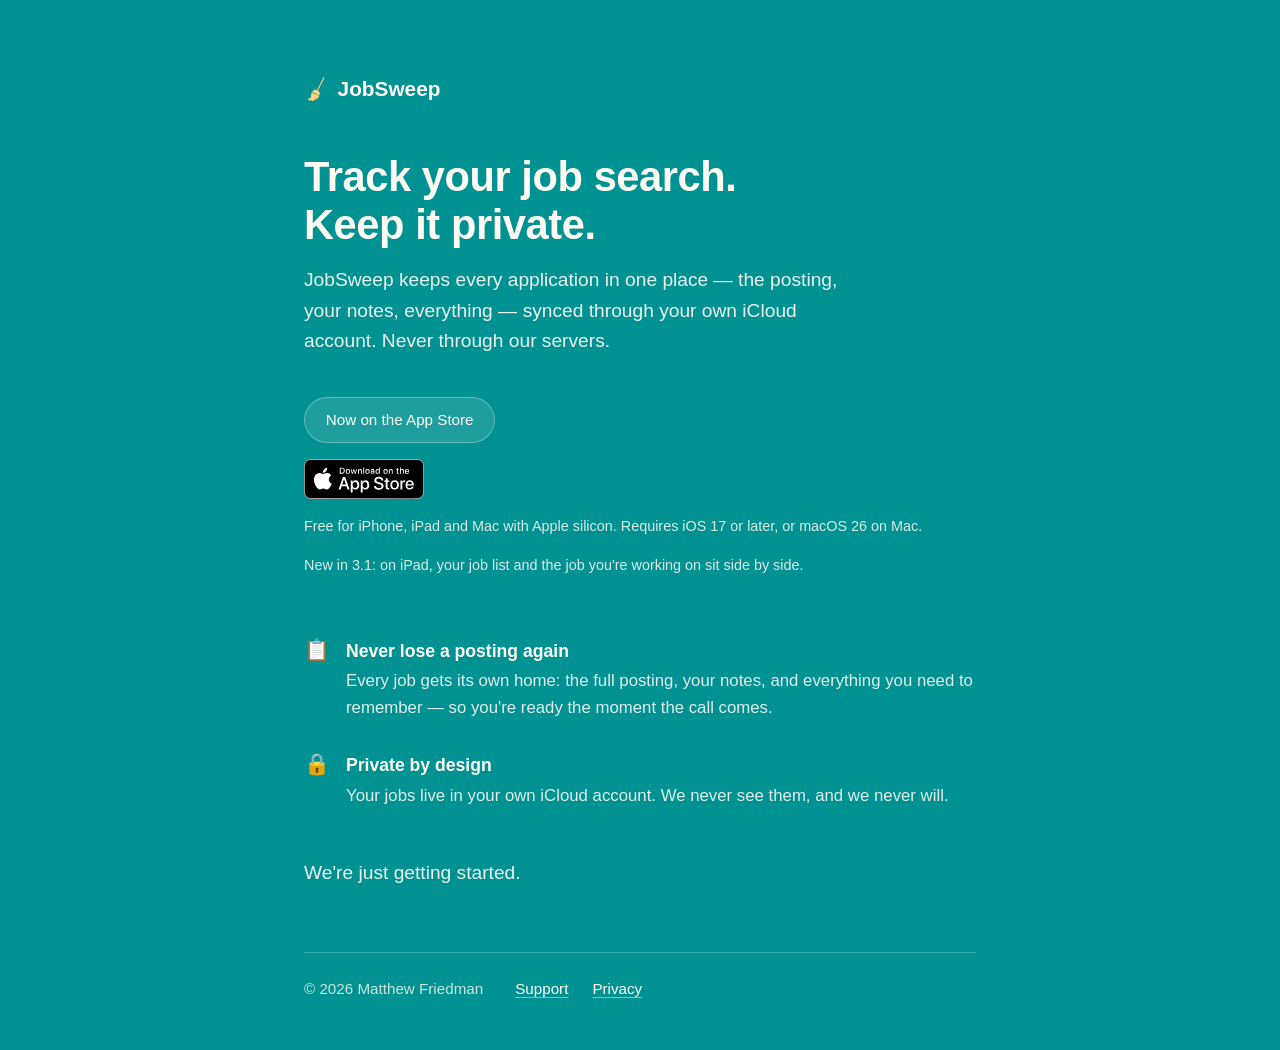
<file: index.html>
<!DOCTYPE html>
<html lang="en">
<head>
<meta charset="UTF-8">
<meta name="viewport" content="width=device-width, initial-scale=1">
<title>JobSweep — track your job search, privately</title>
<meta name="description" content="JobSweep keeps every job application in one place, synced through your own iCloud account. No account, no servers, no ads.">
<link rel="icon" href="logo.svg" type="image/svg+xml">
<link rel="stylesheet" href="style.css?v=4">
</head>
<body>
<div class="wrap">
  <header class="site">
    <a href="index.html"><img class="mark" src="logo.svg" alt="" aria-hidden="true"> JobSweep</a>
  </header>

  <main>
    <h1>Track your job search.<br>Keep it private.</h1>
    <p class="lede">
      JobSweep keeps every application in one place — the posting, your
      notes, everything — synced through your own iCloud account.
      Never through our servers.
    </p>

    <div class="cta">
      <span class="cta-note">Now on the App Store</span>
      <a class="store-badge" href="https://apps.apple.com/us/app/jobsweep/id1530658889">
        <img src="app-store-badge.svg" alt="Download JobSweep on the App Store" height="40">
      </a>
      <p class="cta-small">Free for iPhone, iPad and Mac with Apple silicon. Requires iOS 17 or later, or macOS 26 on Mac.</p>
      <p class="cta-small">New in 3.1: on iPad, your job list and the job you're working on sit side by side.</p>
    </div>

    <ul class="features">
      <li>
        <span class="icon" aria-hidden="true">📋</span>
        <div>
          <h2>Never lose a posting again</h2>
          <p>Every job gets its own home: the full posting, your notes, and everything you need to remember — so you're ready the moment the call comes.</p>
        </div>
      </li>
      <li>
        <span class="icon" aria-hidden="true">🔒</span>
        <div>
          <h2>Private by design</h2>
          <p>Your jobs live in your own iCloud account. We never see them, and we never will.</p>
        </div>
      </li>
    </ul>

    <p class="lede" style="margin-bottom:0;">We're just getting started.</p>
  </main>

  <footer class="site">
    <span>© 2026 Matthew Friedman</span>
    <nav class="links">
      <a href="support.html">Support</a>
      <a href="privacy.html">Privacy</a>
    </nav>
  </footer>
</div>
</body>
</html>
</file>
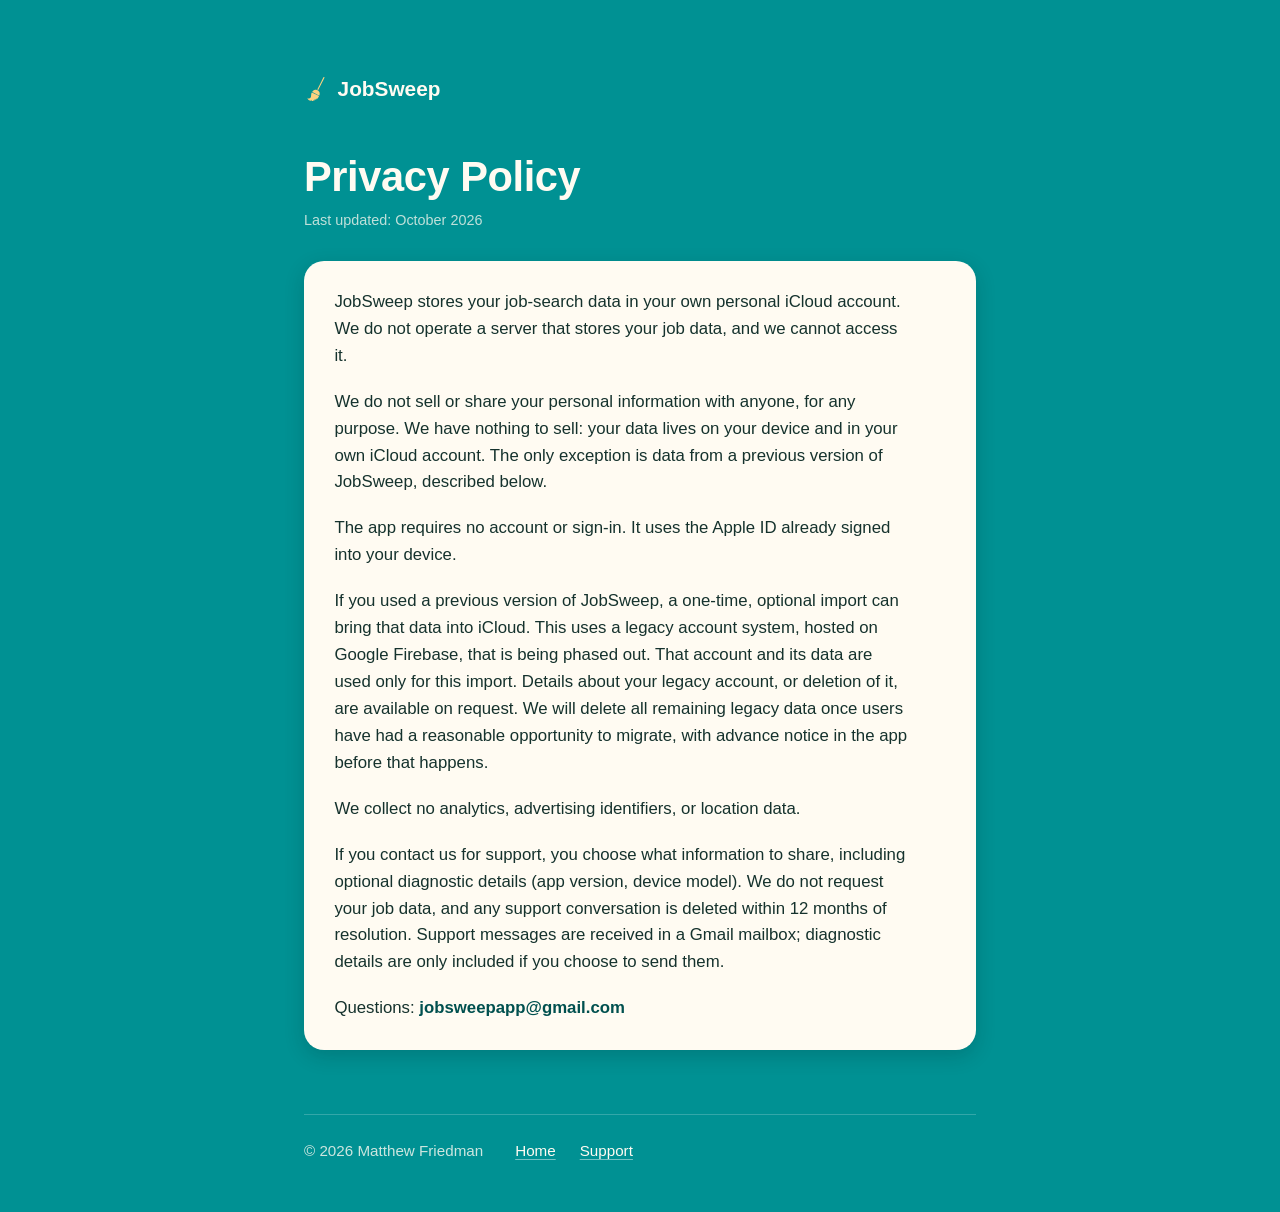
<file: privacy.html>
<!DOCTYPE html>
<html lang="en">
<head>
<meta charset="UTF-8">
<meta name="viewport" content="width=device-width, initial-scale=1">
<title>Privacy Policy — JobSweep</title>
<meta name="description" content="JobSweep's privacy policy.">
<link rel="icon" href="logo.svg" type="image/svg+xml">
<link rel="stylesheet" href="style.css?v=3">
</head>
<body class="page">
<div class="wrap">
  <header class="site">
    <a href="index.html"><img class="mark" src="logo.svg" alt="" aria-hidden="true"> JobSweep</a>
  </header>

  <main>
    <h1>Privacy Policy</h1>
    <p class="updated">Last updated: October 2026</p>

    <div class="card">
      <p>
        JobSweep stores your job-search data in your own personal iCloud
        account. We do not operate a server that stores your job data,
        and we cannot access it.
      </p>

      <p>
        We do not sell or share your personal information with anyone,
        for any purpose. We have nothing to sell: your data lives on
        your device and in your own iCloud account. The only exception
        is data from a previous version of JobSweep, described below.
      </p>

      <p>
        The app requires no account or sign-in. It uses the Apple ID
        already signed into your device.
      </p>

      <p>
        If you used a previous version of JobSweep, a one-time,
        optional import can bring that data into iCloud. This uses a
        legacy account system, hosted on Google Firebase, that is being
        phased out. That account and its data are used only for this
        import. Details about your legacy account, or deletion of it,
        are available on request. We will delete all remaining legacy
        data once users have had a reasonable opportunity to migrate,
        with advance notice in the app before that happens.
      </p>

      <p>We collect no analytics, advertising identifiers, or location data.</p>

      <p>
        If you contact us for support, you choose what information to
        share, including optional diagnostic details (app version,
        device model). We do not request your job data, and any
        support conversation is deleted within 12 months of
        resolution. Support messages are received in a Gmail mailbox;
        diagnostic details are only included if you choose to send
        them.
      </p>

      <p>
        Questions:
        <a class="mail" href="mailto:jobsweepapp@gmail.com">jobsweepapp@gmail.com</a>
      </p>
    </div>
  </main>

  <footer class="site">
    <span>© 2026 Matthew Friedman</span>
    <nav class="links">
      <a href="index.html">Home</a>
      <a href="support.html">Support</a>
    </nav>
  </footer>
</div>
</body>
</html>
</file>
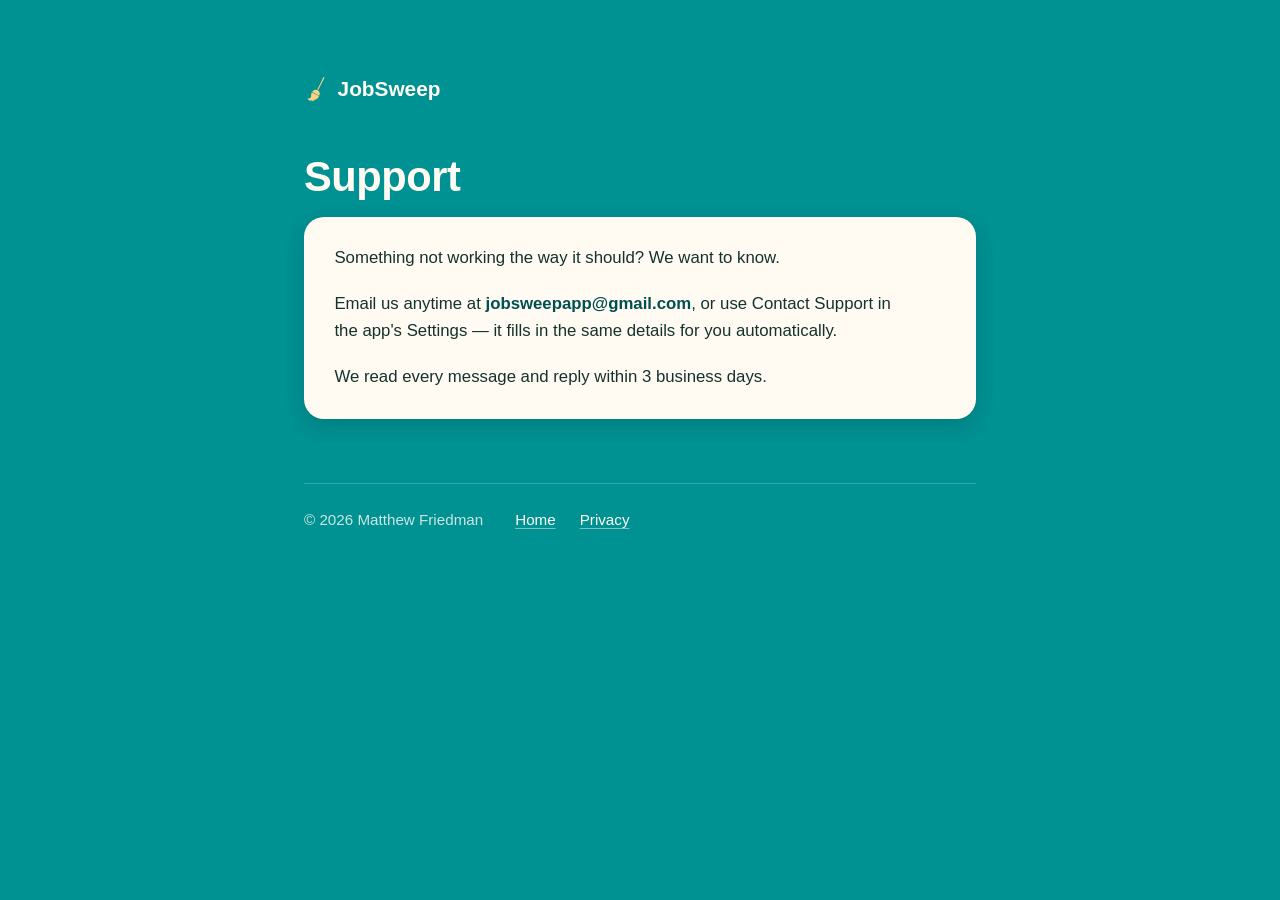
<file: support.html>
<!DOCTYPE html>
<html lang="en">
<head>
<meta charset="UTF-8">
<meta name="viewport" content="width=device-width, initial-scale=1">
<title>Support — JobSweep</title>
<meta name="description" content="Get help with JobSweep.">
<link rel="icon" href="logo.svg" type="image/svg+xml">
<link rel="stylesheet" href="style.css?v=3">
</head>
<body class="page">
<div class="wrap">
  <header class="site">
    <a href="index.html"><img class="mark" src="logo.svg" alt="" aria-hidden="true"> JobSweep</a>
  </header>

  <main>
    <h1>Support</h1>
    <div class="card">
      <p>Something not working the way it should? We want to know.</p>
      <p>
        Email us anytime at
        <a class="mail" href="mailto:jobsweepapp@gmail.com">jobsweepapp@gmail.com</a>,
        or use Contact Support in the app's Settings — it fills in the
        same details for you automatically.
      </p>
      <p>We read every message and reply within 3 business days.</p>
    </div>
  </main>

  <footer class="site">
    <span>© 2026 Matthew Friedman</span>
    <nav class="links">
      <a href="index.html">Home</a>
      <a href="privacy.html">Privacy</a>
    </nav>
  </footer>
</div>
</body>
</html>
</file>
<file: style.css>
:root {
  --font: "Avenir Next", "Avenir", -apple-system, "Segoe UI", Roboto, Helvetica, Arial, sans-serif;
  --teal: #009193;
  --teal-dark: #00504F;
  --gold: #F2B544;
  --paper: #FFFBF2;
  --ink: #15322D;
  --ink-soft: #3F5D57;
  --coral: #EF6F56;
  --max: 720px;
}

* { box-sizing: border-box; }

html { scroll-behavior: smooth; }

body {
  margin: 0;
  background: var(--teal);
  color: var(--paper);
  font-family: var(--font);
  font-size: 1.05rem;
  line-height: 1.6;
  -webkit-font-smoothing: antialiased;
}

a {
  color: var(--paper);
  text-decoration-color: rgba(255,255,255,0.45);
  text-underline-offset: 3px;
}
a:hover { text-decoration-color: var(--paper); }
a:focus-visible, button:focus-visible {
  outline: 3px solid var(--gold);
  outline-offset: 3px;
  border-radius: 4px;
}

.wrap {
  max-width: var(--max);
  margin: 0 auto;
  padding: 4.5rem 1.5rem 3rem;
}

header.site {
  display: flex;
  align-items: center;
  gap: 0.6rem;
  font-family: var(--font);
  font-weight: 700;
  font-size: 1.3rem;
}
header.site .mark { height: 1.5rem; width: auto; display: block; }
header.site a { text-decoration: none; display: flex; align-items: center; gap: 0.6rem; color: inherit; }

main { margin-top: 3rem; }

h1 {
  font-family: var(--font);
  font-weight: 700;
  font-size: 2.6rem;
  line-height: 1.15;
  margin: 0 0 1rem;
  letter-spacing: -0.01em;
}

p.lede {
  font-size: 1.2rem;
  color: rgba(255,251,242,0.92);
  max-width: 34rem;
  margin: 0 0 2.5rem;
}

/* App Store call to action (JBSP-531, 3.0 live Nov 4, 2026): the line, Apple's
   official black badge (app-store-badge.svg, used exactly as Apple provides it),
   then the availability line. JBSP-532 and JBSP-533 update the small line. */
.cta {
  display: flex;
  flex-direction: column;
  align-items: flex-start;
  gap: 1rem;
  margin-bottom: 3.5rem;
}

.cta-note {
  display: inline-block;
  background: rgba(255,255,255,0.12);
  border: 1px solid rgba(255,255,255,0.3);
  border-radius: 999px;
  padding: 0.6rem 1.3rem;
  font-size: 0.95rem;
}

/* Apple asks for clear space around the badge of at least a quarter of its
   height; the 1rem gaps above and below give that at 40px. */
.store-badge { display: inline-block; line-height: 0; }
.store-badge img { height: 40px; width: auto; display: block; }

.cta-small {
  margin: 0;
  font-size: 0.9rem;
  color: rgba(255,251,242,0.85);
}

.features {
  display: flex;
  flex-direction: column;
  gap: 1.6rem;
  margin: 0 0 3rem;
  padding: 0;
  list-style: none;
}
.features li {
  display: flex;
  gap: 1rem;
  align-items: baseline;
}
.features .icon { font-size: 1.3rem; flex: none; }
.features h2 {
  font-family: var(--font);
  font-size: 1.1rem;
  font-weight: 700;
  margin: 0 0 0.2rem;
}
.features p { margin: 0; color: rgba(255,251,242,0.88); }

footer.site {
  margin-top: 4rem;
  padding-top: 1.5rem;
  border-top: 1px solid rgba(255,255,255,0.2);
  display: flex;
  flex-wrap: wrap;
  gap: 1.2rem 2rem;
  align-items: center;
  font-size: 0.95rem;
  color: rgba(255,251,242,0.8);
}
footer.site .links { display: flex; gap: 1.5rem; }

/* Inner pages (support, privacy): same teal canvas as Home, with the body
   copy inside a light card — the same pattern the app itself uses for a
   job's description text sitting on the teal screen background. */
body.page h1 { color: var(--paper); }

.card {
  background: var(--paper);
  color: var(--ink);
  border-radius: 20px;
  padding: 1.75rem 1.9rem;
  box-shadow: 0 6px 20px rgba(0,30,30,0.18);
}
.card p { margin: 0 0 1.2rem; max-width: 36rem; }
.card p:last-child { margin-bottom: 0; }
.card a { color: var(--teal-dark); }
.card a.mail { font-weight: 600; }

.updated {
  font-size: 0.9rem;
  color: rgba(255,251,242,0.75);
  margin: -0.5rem 0 1.8rem;
}

@media (max-width: 480px) {
  h1 { font-size: 2.1rem; }
  .wrap { padding: 3rem 1.25rem 2.5rem; }
}

@media (prefers-reduced-motion: reduce) {
  html { scroll-behavior: auto; }
}
</file>
